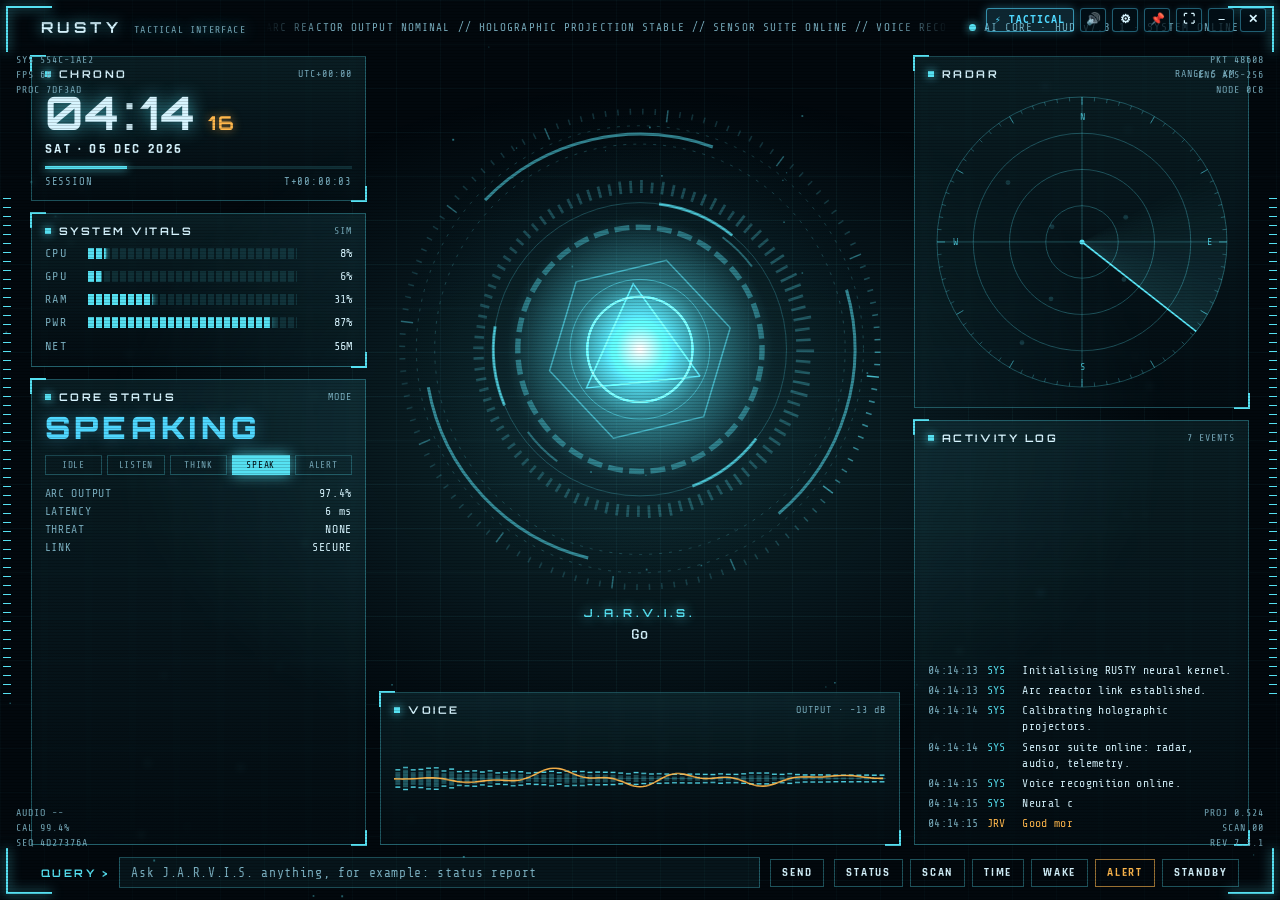
<file: vyra/gui/index.html>
<!doctype html><html><head><meta charset=utf8><meta name=viewport content="width=device-width,initial-scale=1,viewport-fit=cover"><style>:root{color-scheme:light;box-sizing:border-box;padding-top:env(safe-area-inset-top,0px);padding-bottom:env(safe-area-inset-bottom,0px)}html{scroll-padding-top:env(safe-area-inset-top,0px)}body{margin:0;padding:0;font:14px -apple-system,BlinkMacSystemFont,sans-serif;background:#fff;color:#000}img{max-width:100%}[hidden]:not([hidden=until-found i]){display:none!important}</style></head><body>
<title>Rusty // Tactical AI HUD</title>
<link rel="stylesheet" href="https://fonts.googleapis.com/css2?family=Orbitron:wght@500;700;900&family=Rajdhani:wght@500;600;700&family=Share+Tech+Mono&display=swap">
<style>
/* Layout: three-column command deck. Left = clock, vitals, status. Centre = voice-reactive core over the audio spectrum.
   Right = radar over the activity log. Corner brackets, rulers and data labels sit on the viewport edge. */
:root{
  --bg:#02080d; --ink:#d7f5ff; --muted:#79aebf;
  --a:79 216 255;      /* live accent, retinted per state by script */
  --b:255 184 77;      /* secondary: amber for warnings and speech */
  --line:rgb(var(--a) / .34);
  --f-display:'Orbitron','Eurostile','Bank Gothic',sans-serif;
  --f-body:'Rajdhani','Segoe UI Narrow','Arial Narrow',sans-serif;
  --f-mono:'Share Tech Mono','SFMono-Regular',Consolas,monospace;
  color-scheme:dark;
}
*{box-sizing:border-box}
html,body{height:100%}
body{background:var(--bg);color:var(--ink);font:600 15px/1.35 var(--f-body);overflow:hidden;margin:0}
button,input{font:inherit;color:inherit}
:focus-visible{outline:2px solid rgb(var(--b));outline-offset:2px}

#bg{position:fixed;inset:0;width:100%;height:100%;z-index:0;pointer-events:none}
.grid{position:fixed;inset:0;z-index:0;pointer-events:none;
  background:
    radial-gradient(60% 55% at 50% 48%, rgb(var(--a) / .16), transparent 70%),
    linear-gradient(rgb(var(--a) / .05) 1px, transparent 1px) 0 0/44px 44px,
    linear-gradient(90deg, rgb(var(--a) / .05) 1px, transparent 1px) 0 0/44px 44px;
  -webkit-mask:radial-gradient(90% 80% at 50% 50%, #000 40%, transparent 100%);mask:radial-gradient(90% 80% at 50% 50%, #000 40%, transparent 100%)}
.scan{position:fixed;inset:0;z-index:40;pointer-events:none;
  background:repeating-linear-gradient(0deg, rgb(0 0 0 / .16) 0 1px, transparent 1px 3px);animation:flick 5s steps(1) infinite}
.beam{position:fixed;left:0;right:0;top:-160px;height:160px;z-index:39;pointer-events:none;
  background:linear-gradient(180deg, transparent, rgb(var(--a) / .07), transparent);animation:beam 7.5s linear infinite}
.flash{position:fixed;inset:0;z-index:38;pointer-events:none;opacity:0;background:radial-gradient(circle at 50% 48%, rgb(var(--a) / .5), transparent 60%)}
.flash.go{animation:flash .9s ease-out}
.alertglow{position:fixed;inset:0;z-index:37;pointer-events:none;opacity:0;transition:opacity .4s;box-shadow:inset 0 0 140px rgb(var(--a) / .55)}
#hud[data-state="alert"] ~ .alertglow{opacity:1;animation:alertpulse .9s ease-in-out infinite}

#hud{position:relative;z-index:2;height:100%;display:grid;grid-template-rows:auto minmax(0,1fr) auto;gap:12px;padding:10px clamp(16px,2.4vw,40px) 12px}

/* header */
.top{display:grid;grid-template-columns:auto minmax(0,1fr) auto;align-items:center;gap:20px;padding-inline:10px;height:34px;animation:fade .8s .1s both}
.brand{font:700 15px var(--f-display);letter-spacing:.3em;text-shadow:0 0 14px rgb(var(--a) / .8);white-space:nowrap}
.brand small{font:500 10px var(--f-mono);letter-spacing:.12em;color:var(--muted);margin-left:12px}
.ticker{overflow:hidden;white-space:nowrap;font:11px var(--f-mono);color:var(--muted);letter-spacing:.1em;-webkit-mask:linear-gradient(90deg,transparent,#000 8%,#000 92%,transparent);mask:linear-gradient(90deg,transparent,#000 8%,#000 92%,transparent)}
.ticker span{display:inline-block;animation:marquee 46s linear infinite}
.ver{font:11px var(--f-mono);letter-spacing:.1em;color:var(--muted);white-space:nowrap;display:flex;align-items:center;gap:8px}
.ver b{width:7px;height:7px;border-radius:50%;background:rgb(var(--a));box-shadow:0 0 8px rgb(var(--a));animation:blink 1.4s steps(2) infinite}

/* stage */
.stage{display:grid;grid-template-columns:minmax(250px,1fr) minmax(0,1.55fr) minmax(250px,1fr);gap:14px;min-height:0}
.col,.mid{display:flex;flex-direction:column;gap:12px;min-height:0;min-width:0}

.panel{position:relative;min-width:0;min-height:0;padding:10px 13px 12px;
  background:linear-gradient(180deg, rgb(var(--a) / .1), rgb(var(--a) / .025));
  border:1px solid var(--line);backdrop-filter:blur(3px);-webkit-backdrop-filter:blur(3px);
  opacity:0;animation:panelIn .95s cubic-bezier(.2,.8,.2,1) both;animation-delay:var(--d,0s);transition:border-color .25s, box-shadow .25s}
.panel::before,.panel::after{content:"";position:absolute;width:14px;height:14px;border:2px solid rgb(var(--a));pointer-events:none}
.panel::before{top:-2px;left:-2px;border-right:0;border-bottom:0}
.panel::after{bottom:-2px;right:-2px;border-left:0;border-top:0}
.panel.locked{border-color:rgb(var(--a) / .8);box-shadow:0 0 22px rgb(var(--a) / .22), inset 0 0 26px rgb(var(--a) / .08)}
#hud[data-state="wake"] .panel{animation:panelIn 0s both, wakepulse .9s ease-out}
.hd{display:flex;justify-content:space-between;align-items:baseline;gap:10px;margin-bottom:8px}
.ttl{font:700 10.5px var(--f-display);letter-spacing:.24em;text-transform:uppercase;display:flex;align-items:center;gap:8px;white-space:nowrap}
.ttl::before{content:"";width:6px;height:6px;background:rgb(var(--a));box-shadow:0 0 8px rgb(var(--a))}
.tag{font:10px var(--f-mono);letter-spacing:.1em;color:var(--muted);white-space:nowrap}

/* clock */
.clk{font:700 clamp(30px,3.6vw,50px)/1 var(--f-display);letter-spacing:.06em;text-shadow:0 0 18px rgb(var(--a) / .7);font-variant-numeric:tabular-nums;display:flex;align-items:baseline;gap:2px}
.clk .colon{animation:blink 1s steps(2) infinite;opacity:.9}
.clk small{font-size:.42em;color:rgb(var(--b));text-shadow:0 0 10px rgb(var(--b) / .6);margin-left:8px}
.date{margin-top:6px;font:700 13px var(--f-body);letter-spacing:.2em}
.minline{height:3px;margin-top:9px;background:rgb(var(--a) / .15)}
.minline i{display:block;height:100%;background:rgb(var(--a));box-shadow:0 0 8px rgb(var(--a));width:0}
.sub{display:flex;justify-content:space-between;gap:10px;margin-top:7px;font:10.5px var(--f-mono);color:var(--muted);letter-spacing:.08em}

/* vitals */
.meters{display:flex;flex-direction:column;gap:9px}
.meter{display:grid;grid-template-columns:34px minmax(0,1fr) 46px;align-items:center;gap:9px;font:12px var(--f-mono)}
.meter .lab{letter-spacing:.12em;color:var(--muted)}
.meter .val{text-align:right;font-variant-numeric:tabular-nums}
.bar{position:relative;height:11px;background:rgb(var(--a) / .12);
  -webkit-mask:repeating-linear-gradient(90deg,#000 0 6px,transparent 6px 8px);mask:repeating-linear-gradient(90deg,#000 0 6px,transparent 6px 8px)}
.bar i{position:absolute;inset:0;transform-origin:left;transform:scaleX(var(--v,0));background:rgb(var(--a));box-shadow:0 0 10px rgb(var(--a))}
.meter.hot .bar i{background:rgb(var(--b))}
.meter.hot .val{color:rgb(var(--b))}
.spark{display:block;width:100%;height:16px}

/* status */
.status{flex:1}
.mode{font:900 clamp(22px,2.4vw,32px)/1 var(--f-display);letter-spacing:.14em;text-shadow:0 0 18px rgb(var(--a));margin:2px 0 12px;position:relative}
.mode.glitch{animation:glitch .45s steps(2)}
.pips{display:grid;grid-template-columns:repeat(5,minmax(0,1fr));gap:5px;margin-bottom:12px}
.pips span{font:9.5px var(--f-mono);letter-spacing:.08em;text-align:center;padding:4px 0;border:1px solid rgb(var(--a) / .28);color:var(--muted);transition:all .25s}
.pips span.on{color:#021016;background:rgb(var(--a));border-color:rgb(var(--a));box-shadow:0 0 14px rgb(var(--a) / .8)}
.rows{display:grid;grid-template-columns:auto 1fr;gap:5px 14px;font:11.5px var(--f-mono);letter-spacing:.06em}
.rows dt{color:var(--muted)}
.rows dd{margin:0;text-align:right;font-variant-numeric:tabular-nums}

/* core */
.core{position:relative;flex:1;min-height:0;min-width:0;touch-action:none;user-select:none;-webkit-user-select:none;animation:fade 1.2s .2s both}
.core canvas{position:absolute;inset:0;width:100%;height:100%;display:block}
.caption{position:absolute;left:50%;bottom:2%;transform:translateX(-50%);width:min(88%,560px);text-align:center;pointer-events:none}
.cap-state{display:block;font:700 11px var(--f-display);letter-spacing:.34em;color:rgb(var(--a));text-shadow:0 0 12px rgb(var(--a))}
.cap-text{display:block;min-height:2.7em;margin-top:4px;font:600 16px/1.35 var(--f-body);letter-spacing:.05em;text-wrap:balance}
.boot{position:absolute;left:50%;top:3%;transform:translateX(-50%);width:min(70%,300px);text-align:center;font:11px var(--f-mono);letter-spacing:.2em;transition:opacity .8s;pointer-events:none}
.boot i{display:block;height:2px;margin-top:6px;background:rgb(var(--a));box-shadow:0 0 8px rgb(var(--a));width:0}
.boot.done{opacity:0}
.banner{position:absolute;left:50%;top:2%;transform:translateX(-50%) scaleY(0);transform-origin:top;padding:6px 18px;font:900 12px var(--f-display);letter-spacing:.3em;color:#1a0400;background:rgb(var(--a));box-shadow:0 0 24px rgb(var(--a));transition:transform .25s;pointer-events:none;white-space:nowrap}
#hud[data-state="alert"] .banner{transform:translateX(-50%) scaleY(1);animation:blink .7s steps(2) infinite}
.hint{position:absolute;left:0;right:0;top:50%;margin-top:calc(min(34vh,26vw) + 12px);text-align:center;font:10px var(--f-mono);letter-spacing:.2em;color:var(--muted);pointer-events:none;opacity:0;transition:opacity .6s}
#hud[data-state="idle"] .hint{opacity:.8}

/* voice */
.voice{height:clamp(112px,17vh,176px);display:flex;flex-direction:column}
.voice canvas{display:block;flex:1;height:0;width:100%}

/* radar and log */
.radar canvas{display:block;margin:0 auto;width:min(100%,34vh);aspect-ratio:1/1}
.logp{flex:1;display:flex;flex-direction:column}
.log{list-style:none;margin:0;padding:0;flex:1;min-height:0;overflow:hidden;display:flex;flex-direction:column;justify-content:flex-end;gap:4px;font:11.5px/1.4 var(--f-mono);
  -webkit-mask:linear-gradient(180deg,transparent,#000 22%);mask:linear-gradient(180deg,transparent,#000 22%)}
.log li{display:grid;grid-template-columns:auto auto minmax(0,1fr);gap:8px;letter-spacing:.03em}
.log time{color:var(--muted)}
.log b{font-weight:400;color:rgb(var(--a));min-width:2.4em}
.log .k-jrv b,.log .k-jrv span{color:rgb(var(--b))}
.log .k-usr span{color:#fff}
.log .k-alt b,.log .k-alt span{color:rgb(255 96 72)}
.log span{overflow-wrap:anywhere}

/* command bar */
.cmd{display:flex;align-items:center;gap:10px;flex-wrap:wrap;padding-inline:10px;animation:fade 1s 1.2s both}
.cmd label{font:700 10.5px var(--f-display);letter-spacing:.24em;color:rgb(var(--a))}
.cmd input{flex:1 1 260px;min-width:0;background:rgb(var(--a) / .06);border:1px solid var(--line);padding:7px 11px;font:13px var(--f-mono);letter-spacing:.05em}
.cmd input::placeholder{color:var(--muted)}
.cmd button{background:transparent;border:1px solid var(--line);padding:6px 11px;font:700 11px var(--f-body);letter-spacing:.16em;text-transform:uppercase;cursor:pointer;transition:all .2s}
.cmd button:hover{background:rgb(var(--a) / .18);border-color:rgb(var(--a));box-shadow:0 0 14px rgb(var(--a) / .4)}
.cmd .warn{border-color:rgb(var(--b) / .6);color:rgb(var(--b))}
.chips{display:flex;gap:7px;flex-wrap:wrap}

/* frame */
.frame{position:fixed;inset:0;z-index:30;pointer-events:none}
.corner{position:absolute;width:46px;height:46px;border:2px solid rgb(var(--a));filter:drop-shadow(0 0 6px rgb(var(--a)));animation:corner 1.1s cubic-bezier(.2,.8,.2,1) both}
.corner.tl{top:6px;left:6px;border-right:0;border-bottom:0;transform-origin:top left}
.corner.tr{top:6px;right:6px;border-left:0;border-bottom:0;transform-origin:top right}
.corner.bl{bottom:6px;left:6px;border-right:0;border-top:0;transform-origin:bottom left}
.corner.br{bottom:6px;right:6px;border-left:0;border-top:0;transform-origin:bottom right}
.ruler{position:absolute;top:22%;height:56%;width:8px;opacity:.55;
  background:repeating-linear-gradient(180deg, rgb(var(--a)) 0 1px, transparent 1px 9px);animation:ruler 2.4s linear infinite, fade 1s 1s both}
.ruler.l{left:3px}.ruler.r{right:3px}
.lbl{position:absolute;font:10px/1.5 var(--f-mono);letter-spacing:.1em;color:var(--muted);white-space:pre;animation:fade 1s 1.4s both}
.lbl.tl{top:52px;left:16px}.lbl.tr{top:52px;right:16px;text-align:right}
.lbl.bl{bottom:50px;left:16px}.lbl.br{bottom:50px;right:16px;text-align:right}

/* reticle */
.reticle{position:fixed;left:0;top:0;width:44px;height:44px;pointer-events:none;z-index:50;display:none;will-change:transform}
@media (pointer:fine){.reticle{display:block}#hud{cursor:crosshair}}
.reticle i{position:absolute;width:11px;height:11px;border:2px solid rgb(var(--a));filter:drop-shadow(0 0 4px rgb(var(--a)))}
.reticle .t1{left:0;top:0;border-right:0;border-bottom:0}.reticle .t2{right:0;top:0;border-left:0;border-bottom:0}
.reticle .t3{left:0;bottom:0;border-right:0;border-top:0}.reticle .t4{right:0;bottom:0;border-left:0;border-top:0}
.reticle .ring{position:absolute;inset:9px;border:1px dashed rgb(var(--a) / .8);border-radius:50%;animation:spin 5s linear infinite;transition:opacity .2s}
.reticle .dot{position:absolute;left:50%;top:50%;width:4px;height:4px;margin:-2px;background:rgb(var(--a));box-shadow:0 0 8px rgb(var(--a));transition:opacity .2s}
.reticle.lock .ring,.reticle.lock .dot{opacity:0}
.reticle .rl{position:absolute;left:100%;top:100%;margin:5px 0 0 7px;font:10px var(--f-mono);letter-spacing:.1em;white-space:nowrap;color:rgb(var(--a));text-shadow:0 0 6px rgb(0 0 0)}

@keyframes panelIn{from{opacity:0;clip-path:inset(-14px -14px 100% -14px)}60%{opacity:1}to{opacity:1;clip-path:inset(-14px -14px -14px -14px)}}
@keyframes fade{from{opacity:0}to{opacity:1}}
@keyframes corner{from{transform:scale(0);opacity:0}to{transform:scale(1);opacity:1}}
@keyframes flick{0%,100%{opacity:1}46%{opacity:.82}47%{opacity:1}91%{opacity:.9}92%{opacity:1}}
@keyframes beam{to{transform:translateY(calc(100vh + 320px))}}
@keyframes marquee{to{transform:translateX(-50%)}}
@keyframes blink{50%{opacity:.25}}
@keyframes ruler{to{background-position:0 9px}}
@keyframes spin{to{transform:rotate(360deg)}}
@keyframes flash{from{opacity:1}to{opacity:0}}
@keyframes alertpulse{50%{opacity:.35}}
@keyframes wakepulse{0%{box-shadow:0 0 0 rgb(var(--a) / 0)}30%{box-shadow:0 0 30px rgb(var(--a) / .7), inset 0 0 30px rgb(var(--a) / .3)}100%{box-shadow:0 0 0 rgb(var(--a) / 0)}}
@keyframes glitch{0%{transform:translate(0)}20%{transform:translate(-3px,1px);clip-path:inset(10% 0 55% 0)}40%{transform:translate(4px,-1px);clip-path:inset(55% 0 10% 0)}60%{transform:translate(-2px,0);clip-path:inset(0)}100%{transform:translate(0)}}

/* below desktop: single scrolling column, core first */
@media (max-width:900px){
  html,body{height:auto;overflow-y:auto;overflow-x:hidden}
  #hud{height:auto;min-height:100vh;display:flex;flex-direction:column}
  .top{grid-template-columns:minmax(0,1fr);height:auto;padding-top:12px}
  .ticker,.ver,.brand small{display:none}
  .stage{display:flex;flex-direction:column}
  .col,.mid{display:contents}
  .core{order:1;flex:none;height:min(94vw,520px)}
  .status{order:2;flex:none}
  .voice{order:3}
  .clock{order:4}.vitals{order:5}.radar{order:6}.logp{order:7;flex:none;min-height:240px}
  .hint{margin-top:calc(47vw + 8px)}
  .lbl{display:none}
  .cmd{padding-inline:0}
}
@media (min-width:901px) and (max-height:780px){.rows{display:none}.pips{margin-bottom:0}.status .mode{margin-bottom:8px}}
@media (prefers-reduced-motion:reduce){
  .panel{opacity:1;animation:none}.beam,.ticker span,.ruler,.scan{animation:none}.corner{animation:none}
}
</style>

<canvas id="bg" aria-hidden="true"></canvas>
<div class="grid" aria-hidden="true"></div>
<div class="beam" aria-hidden="true"></div>
<div class="scan" aria-hidden="true"></div>
<div class="flash" id="flash" aria-hidden="true"></div>
<div class="frame" aria-hidden="true">
  <div class="corner tl"></div><div class="corner tr"></div><div class="corner bl"></div><div class="corner br"></div>
  <div class="ruler l"></div><div class="ruler r"></div>
  <div class="lbl tl" id="lbl-tl"></div><div class="lbl tr" id="lbl-tr"></div>
  <div class="lbl bl" id="lbl-bl"></div><div class="lbl br" id="lbl-br"></div>
</div>

<div id="hud" data-state="boot">
  <header class="top">
    <div class="brand">RUSTY<small>TACTICAL INTERFACE</small></div>
    <div class="ticker" aria-hidden="true"><span id="ticker"></span></div>
    <div class="ver"><b></b>AI CORE &middot; HUD v7.3.1 &middot; SYSTEM ONLINE</div>
  </header>

  <main class="stage">
    <section class="col">
      <div class="panel clock" data-lock="CHRONO" style="--d:.45s">
        <div class="hd"><span class="ttl">Chrono</span><span class="tag" id="tz">LOCAL</span></div>
        <div class="clk"><span id="hh">00</span><span class="colon">:</span><span id="mm">00</span><small id="ss">00</small></div>
        <div class="date" id="date">--</div>
        <div class="minline"><i id="secbar"></i></div>
        <div class="sub"><span>SESSION</span><span id="up">T+00:00:00</span></div>
      </div>

      <div class="panel vitals" data-lock="VITALS" style="--d:.7s">
        <div class="hd"><span class="ttl">System vitals</span><span class="tag" id="vtag">SIM</span></div>
        <div class="meters">
          <div class="meter" data-k="cpu"><span class="lab">CPU</span><div class="bar"><i></i></div><span class="val">0%</span></div>
          <div class="meter" data-k="gpu"><span class="lab">GPU</span><div class="bar"><i></i></div><span class="val">0%</span></div>
          <div class="meter" data-k="ram"><span class="lab">RAM</span><div class="bar"><i></i></div><span class="val">0%</span></div>
          <div class="meter" data-k="battery"><span class="lab">PWR</span><div class="bar"><i></i></div><span class="val">0%</span></div>
          <div class="meter" data-k="network"><span class="lab">NET</span><canvas class="spark" id="spark"></canvas><span class="val">0M</span></div>
        </div>
      </div>

      <div class="panel status" data-lock="STATUS" style="--d:.95s">
        <div class="hd"><span class="ttl">Core status</span><span class="tag">MODE</span></div>
        <div class="mode" id="mode">BOOTING</div>
        <div class="pips" id="pips"><span data-s="idle">IDLE</span><span data-s="listening">LISTEN</span><span data-s="thinking">THINK</span><span data-s="speaking">SPEAK</span><span data-s="alert">ALERT</span></div>
        <dl class="rows">
          <dt>ARC OUTPUT</dt><dd id="r-arc">--</dd>
          <dt>LATENCY</dt><dd id="r-lat">--</dd>
          <dt>THREAT</dt><dd id="r-thr">NONE</dd>
          <dt>LINK</dt><dd id="r-link">SECURE</dd>
        </dl>
      </div>
    </section>

    <section class="mid">
      <div class="core" id="core" data-lock="CORE">
        <canvas id="coreCv"></canvas>
        <div class="boot" id="boot">SYSTEM INIT <span id="bootpct">000</span>%<i id="bootbar"></i></div>
        <div class="banner" id="banner">ALERT &middot; PERIMETER</div>
        <div class="hint">HOLD SPACE OR PRESS AND HOLD THE CORE TO SPEAK</div>
        <div class="caption"><span class="cap-state" id="capState">INITIALISING</span><span class="cap-text" id="capText"></span></div>
      </div>
      <div class="panel voice" data-lock="AUDIO" style="--d:1.15s">
        <div class="hd"><span class="ttl">Voice</span><span class="tag" id="vtagv">STANDBY &middot; -60 dB</span></div>
        <canvas id="specCv"></canvas>
      </div>
    </section>

    <section class="col">
      <div class="panel radar" data-lock="RADAR" style="--d:.6s">
        <div class="hd"><span class="ttl">Radar</span><span class="tag" id="rtag">RANGE 5 KM</span></div>
        <canvas id="radarCv"></canvas>
      </div>
      <div class="panel logp" data-lock="ACTIVITY LOG" style="--d:.85s">
        <div class="hd"><span class="ttl">Activity log</span><span class="tag" id="ltag">0 EVENTS</span></div>
        <ul class="log" id="log" aria-live="polite"></ul>
      </div>
    </section>
  </main>

  <form class="cmd" id="cmd" autocomplete="off">
    <label for="q">QUERY &gt;</label>
    <input id="q" type="text" placeholder="Ask J.A.R.V.I.S. anything, for example: status report">
    <button type="submit">Send</button>
    <div class="chips">
      <button type="button" data-q="Status report">Status</button>
      <button type="button" data-q="Scan the perimeter">Scan</button>
      <button type="button" data-q="What time is it">Time</button>
      <button type="button" data-act="wake">Wake</button>
      <button type="button" class="warn" data-act="alert">Alert</button>
      <button type="button" data-act="standby">Standby</button>
    </div>
  </form>
</div>
<div class="alertglow" aria-hidden="true"></div>

<div class="reticle" id="reticle" aria-hidden="true"><i class="t1"></i><i class="t2"></i><i class="t3"></i><i class="t4"></i><div class="ring"></div><div class="dot"></div><div class="rl" id="rl"></div></div>

<script>
/* ===================== J.A.R.V.I.S. HUD public interface =====================
   JARVIS.setStatus('idle'|'wake'|'listening'|'thinking'|'speaking'|'alert')
   JARVIS.setVoice(level)            0..1 mic or speech level. Simulation resumes 1.2 s after the last call.
   JARVIS.setSpectrum(bins)          optional array of 0..1 values, e.g. from an AnalyserNode
   JARVIS.setGauges({cpu,gpu,ram,battery,network})   cpu/gpu/ram/battery 0..100, network in Mbps (0..300).
                                     Pass null for a key to hand it back to the simulation.
   JARVIS.log(text, kind)            kind: 'sys' | 'usr' | 'jrv' | 'alt'
   JARVIS.say(text, {duration, after})  speaking state, log line and caption
   JARVIS.wake()  JARVIS.alert(msg)  JARVIS.standby()
   JARVIS.onCommand = (text) => {}   runs when the viewer submits a query; answer with JARVIS.say()
   JARVIS.demo(false)                stops simulated chatter and idle log lines
   ============================================================================ */
(() => {
'use strict';
const $ = (s, r = document) => r.querySelector(s);
const clamp = (v, a = 0, b = 1) => Math.min(b, Math.max(a, v));
const lerp = (a, b, t) => a + (b - a) * t;
const sm = t => t * t * (3 - 2 * t);
const TAU = Math.PI * 2;
const fr = x => x - Math.floor(x);
const nz = x => fr(Math.sin(x * 127.1) * 43758.5453);
const pick = a => a[Math.floor(Math.random() * a.length)];
const reduce = matchMedia('(prefers-reduced-motion: reduce)').matches;
const root = document.documentElement;
const hud = $('#hud');

const STATES = {
  boot:{rgb:[79,216,255],energy:.5},
  idle:{rgb:[79,200,255],energy:.55},
  wake:{rgb:[190,245,255],energy:1.5},
  listening:{rgb:[64,228,255],energy:1},
  thinking:{rgb:[120,160,255],energy:.9},
  speaking:{rgb:[96,236,226],energy:1.15},
  alert:{rgb:[255,92,66],energy:1.1}
};
const SPIN = {boot:1.6,idle:.35,wake:2.4,listening:.8,thinking:2.8,speaking:1,alert:1.7};
const SWEEP = {boot:1.5,idle:.9,wake:3,listening:1.5,thinking:3.2,speaking:1.4,alert:2.6};
const LOAD = {boot:.35,idle:0,wake:.2,listening:.1,thinking:.38,speaking:.16,alert:.26};
const TAGS = {sys:'SYS',usr:'USR',jrv:'JRV',alt:'ALT'};

let state = 'boot', userTalking = false, demoOn = true, T = 0, bootP = 0, env = 0;
const ext = {voice:0, voiceUntil:0, spec:null, specUntil:0, g:{cpu:null,gpu:null,ram:null,battery:null,network:null}};
const real = {battery:null, charging:false};
const theme = {rgb:[79,216,255], energy:.5};
const rgba = (a, c = theme.rgb) => `rgba(${c[0]|0},${c[1]|0},${c[2]|0},${clamp(a)})`;

/* ---------- canvases ---------- */
function setup(id){
  const c = document.getElementById(id), o = {c, x:c.getContext('2d'), w:1, h:1, dpr:1};
  new ResizeObserver(() => {
    const r = c.getBoundingClientRect(); o.dpr = Math.min(2, devicePixelRatio || 1);
    o.w = r.width; o.h = r.height;
    c.width = Math.max(1, Math.round(r.width * o.dpr)); c.height = Math.max(1, Math.round(r.height * o.dpr));
  }).observe(c);
  return o;
}
const cv = {bg:setup('bg'), core:setup('coreCv'), spec:setup('specCv'), radar:setup('radarCv'), spark:setup('spark')};

/* ---------- log, caption, ui ---------- */
const logEl = $('#log'); let logCount = 0;
function log(text, kind = 'sys', type = true){
  kind = TAGS[kind] ? kind : 'sys';
  const li = document.createElement('li'); li.className = 'k-' + kind;
  const t = document.createElement('time'); t.textContent = new Date().toLocaleTimeString([], {hour12:false});
  const b = document.createElement('b'); b.textContent = TAGS[kind];
  const sp = document.createElement('span');
  li.append(t, b, sp); logEl.appendChild(li);
  while (logEl.children.length > 60) logEl.removeChild(logEl.firstChild);
  $('#ltag').textContent = (++logCount) + ' EVENTS';
  text = String(text);
  if (!type || reduce){ sp.textContent = text; return; }
  let i = 0; const step = () => { i = Math.min(text.length, i + 2); sp.textContent = text.slice(0, i); if (i < text.length) setTimeout(step, 16); };
  step();
}
const capState = $('#capState'), capText = $('#capText'); let capTimer = 0;
function setCaption(text, perChar = 0){
  clearInterval(capTimer);
  if (!perChar){ capText.textContent = text; return; }
  let i = 0; capText.textContent = '';
  capTimer = setInterval(() => { i++; capText.textContent = text.slice(0, i); if (i >= text.length) clearInterval(capTimer); }, perChar);
}
const IDLE_HINT = 'Say "Jarvis", or hold the core to talk.';
const CAP_WORD = {boot:'INITIALISING',idle:'STANDBY',wake:'WAKE WORD DETECTED',listening:'LISTENING',thinking:'PROCESSING',speaking:'J.A.R.V.I.S.',alert:'ALERT'};
const VOICE_TAG = {boot:'CALIBRATING',idle:'STANDBY',wake:'WAKE',listening:'INPUT',thinking:'ANALYSIS',speaking:'OUTPUT',alert:'KLAXON'};

function uiState(){
  const m = $('#mode'); m.textContent = state === 'wake' ? 'WAKE' : state.toUpperCase();
  m.classList.remove('glitch'); void m.offsetWidth; m.classList.add('glitch');
  capState.textContent = CAP_WORD[state];
  const key = state === 'wake' ? 'listening' : state;
  document.querySelectorAll('#pips span').forEach(p => p.classList.toggle('on', p.dataset.s === key));
  $('#r-thr').textContent = state === 'alert' ? 'ELEVATED' : 'NONE';
  $('#r-link').textContent = state === 'boot' ? 'SYNC' : 'SECURE';
  $('#rtag').textContent = state === 'alert' ? 'TRACKING' : 'RANGE 5 KM';
  if (state === 'idle') setCaption(IDLE_HINT);
  if (state === 'listening') setCaption(userTalking ? '' : 'Go ahead, sir.');
  if (state === 'wake') setCaption('');
  if (state === 'thinking') setCaption('');
}
function setState(s){
  if (!STATES[s] || s === state) return;
  state = s; hud.dataset.state = s; uiState();
  if (s === 'wake'){ shocks.push({r:0}); if (!reduce){ const f = $('#flash'); f.classList.remove('go'); void f.offsetWidth; f.classList.add('go'); } }
}

/* ---------- conversation flow ---------- */
let idleT = 0, alertT = 0, sayT = 0, talkStart = 0; const timers = [];
const armIdle = (ms = 8000) => { clearTimeout(idleT); idleT = setTimeout(() => { if (state === 'listening' && !userTalking){ setState('idle'); log('Returning to standby.', 'sys'); } }, ms); };
function cancelSpeech(){ timers.splice(0).forEach(clearTimeout); clearTimeout(sayT); clearInterval(capTimer); }

function wake(){
  if (state === 'wake') return;
  cancelSpeech(); clearTimeout(alertT);
  log('Wake word detected.', 'sys'); setState('wake');
  timers.push(setTimeout(() => { if (state === 'wake'){ setState('listening'); } }, 900));
  armIdle(10000);
}
function say(text, o = {}){
  clearTimeout(sayT); clearTimeout(idleT);
  setState('speaking'); text = String(text); log(text, 'jrv');
  const dur = o.duration ?? 700 + text.length * 56;
  setCaption(text, clamp(dur / Math.max(1, text.length) * .85, 18, 70));
  sayT = setTimeout(() => {
    if (state !== 'speaking') return;
    const next = o.after || 'listening'; setState(next);
    if (next === 'listening'){ armIdle(7000); setCaption(''); }
  }, dur);
}
function raiseAlert(msg = 'Proximity alert. Unidentified contacts on the perimeter.'){
  cancelSpeech(); clearTimeout(idleT); clearTimeout(alertT);
  setState('alert'); log(msg, 'alt'); log('Switching to threat tracking.', 'sys'); setCaption(msg, 28);
  blips.forEach((b, i) => { if (i % 2 === 0){ b.hot = true; } });
  alertT = setTimeout(() => { if (state === 'alert'){ log('Threat cleared. Resuming normal operations.', 'sys'); setState('listening'); armIdle(5000); } }, 7000);
}
function standby(){ cancelSpeech(); clearTimeout(alertT); userTalking = false; setState('idle'); log('Standby engaged.', 'sys'); }

function answer(q){
  const s = q.toLowerCase(), d = new Date();
  if (/\b(alert|danger|breach|intruder)\b/.test(s)) return {alert:true};
  if (/\b(time|date|today)\b/.test(s)) return {text:`It is ${d.toLocaleTimeString([], {hour:'2-digit', minute:'2-digit'})} on ${d.toLocaleDateString([], {weekday:'long', day:'numeric', month:'long'})}, sir.`};
  if (/\b(scan|radar|perimeter|contacts)\b/.test(s)){ const hot = blips.filter(b => b.hot).length; return {text:`Scan complete. ${blips.length} contacts in range, ${hot ? hot + ' flagged hostile' : 'none hostile'}.`}; }
  if (/\b(status|report|systems?|diagnostics?)\b/.test(s)) return {text:`All systems nominal, sir. Processor load ${Math.round(gv.cpu)} percent, memory ${Math.round(gv.ram)} percent.`};
  if (/\b(standby|sleep|shut ?down)\b/.test(s)) return {text:'Going to standby, sir.', after:'idle'};
  if (/\b(hello|hi|jarvis|good (morning|afternoon|evening))\b/.test(s)) return {text:'At your service, sir.'};
  if (!q) return {text:'I am here, sir. What do you need?'};
  return {text:'Understood, sir. I have logged the request.'};
}
function respond(q){
  cancelSpeech(); clearTimeout(idleT); clearTimeout(alertT);
  log(q || 'Voice input received.', 'usr'); setState('thinking');
  timers.push(setTimeout(() => {
    if (typeof api.onCommand === 'function'){
      try { api.onCommand(q || ''); } catch (e){ log('onCommand error: ' + e.message, 'alt'); setState('listening'); armIdle(); }
      return;
    }
    const a = answer(q || '');
    if (a.alert) raiseAlert(); else say(a.text, {after:a.after});
  }, 800 + Math.random() * 800));
}
function startTalk(){
  if (talkStart) return;
  talkStart = performance.now(); userTalking = true; clearTimeout(idleT);
  if (state !== 'listening' && state !== 'wake') wake();
}
function endTalk(){
  if (!talkStart) return;
  const d = performance.now() - talkStart; talkStart = 0; userTalking = false;
  if (d < 260){ armIdle(10000); return; }
  respond('');
}

/* ---------- input ---------- */
const coreEl = $('#core');
coreEl.addEventListener('pointerdown', e => { if (e.button === 0) startTalk(); });
addEventListener('pointerup', () => endTalk());
addEventListener('pointercancel', () => endTalk());
addEventListener('keydown', e => {
  if (e.code !== 'Space' || e.repeat) return;
  const t = document.activeElement && document.activeElement.tagName;
  if (t === 'INPUT' || t === 'BUTTON' || t === 'TEXTAREA') return;
  e.preventDefault(); startTalk();
});
addEventListener('keyup', e => { if (e.code === 'Space') endTalk(); });
$('#cmd').addEventListener('submit', e => {
  e.preventDefault(); const q = $('#q'); const v = q.value.trim(); if (!v) return; q.value = ''; respond(v);
});
document.querySelectorAll('.chips button').forEach(b => b.addEventListener('click', () => {
  if (b.dataset.q) respond(b.dataset.q);
  else if (b.dataset.act === 'wake') wake();
  else if (b.dataset.act === 'alert') raiseAlert();
  else if (b.dataset.act === 'standby') standby();
}));

/* ---------- gauges ---------- */
const gv = {cpu:12, gpu:9, ram:44, battery:87, network:80};
const gTarget = {cpu:12, gpu:9, ram:44, battery:87, network:80};
const netHist = new Array(60).fill(60);
const meters = {}; document.querySelectorAll('.meter').forEach(m => { meters[m.dataset.k] = m; });
try {
  if (navigator.getBattery) navigator.getBattery().then(b => {
    const u = () => { real.battery = b.level * 100; real.charging = b.charging; };
    u(); b.addEventListener('levelchange', u); b.addEventListener('chargingchange', u);
  }).catch(() => {});
} catch (e) {}
function stepGauges(){
  const ld = LOAD[state], k = state === 'boot' ? clamp(bootP) : 1;
  const sim = {
    cpu:14 + ld * 62 + (nz(T * .35) - .5) * 14,
    gpu:10 + ld * 70 + (nz(T * .3 + 9) - .5) * 12,
    ram:44 + ld * 14 + Math.sin(T * .05) * 4 + (nz(T * .1 + 3) - .5) * 3,
    battery:real.battery ?? 87 - Math.sin(T * .01) * .5,
    network:(navigator.connection && navigator.connection.downlink) ? navigator.connection.downlink : 60 + ld * 90 + (nz(T * .4 + 5)) * 90
  };
  let ncount = 0;
  for (const key of Object.keys(gv)){
    const e = ext.g[key]; const live = e !== null || (key === 'battery' && real.battery !== null);
    if (live) ncount++;
    gTarget[key] = (e !== null ? e : sim[key]) * (key === 'battery' ? 1 : k);
    gv[key] = lerp(gv[key], gTarget[key], .3);
  }
  $('#vtag').textContent = ncount === 5 ? 'LIVE' : ncount ? 'MIXED' : 'SIM';
  for (const key of Object.keys(meters)){
    const m = meters[key], v = gv[key];
    if (key === 'network'){
      m.querySelector('.val').textContent = Math.round(v) + 'M';
    } else {
      m.querySelector('.bar i').style.setProperty('--v', clamp(v / 100).toFixed(3));
      m.querySelector('.val').textContent = Math.round(v) + (key === 'battery' && real.charging ? '+' : '%');
      m.classList.toggle('hot', key === 'battery' ? v < 20 : v > 85);
    }
  }
  netHist.push(gv.network); netHist.shift();
  $('#r-arc').textContent = (97.4 + Math.sin(T * .7) * .6 + (state === 'alert' ? -4 : 0)).toFixed(1) + '%';
  $('#r-lat').textContent = (6 + (state === 'thinking' ? 24 : 4) * nz(T * 3)).toFixed(0) + ' ms';
}
function drawSpark(){
  const {x, w, h, dpr} = cv.spark; x.setTransform(dpr, 0, 0, dpr, 0, 0); x.clearRect(0, 0, w, h);
  const max = Math.max(120, ...netHist);
  x.beginPath();
  netHist.forEach((v, i) => { const px = i / (netHist.length - 1) * w, py = h - 2 - clamp(v / max) * (h - 4); i ? x.lineTo(px, py) : x.moveTo(px, py); });
  x.strokeStyle = rgba(.9); x.lineWidth = 1.4; x.stroke();
  x.lineTo(w, h); x.lineTo(0, h); x.fillStyle = rgba(.14); x.fill();
}

/* ---------- clock ---------- */
const t0 = Date.now();
const MON = ['JAN','FEB','MAR','APR','MAY','JUN','JUL','AUG','SEP','OCT','NOV','DEC'], DOW = ['SUN','MON','TUE','WED','THU','FRI','SAT'];
const p2 = n => String(n).padStart(2, '0');
function tickClock(){
  const d = new Date();
  $('#hh').textContent = p2(d.getHours()); $('#mm').textContent = p2(d.getMinutes()); $('#ss').textContent = p2(d.getSeconds());
  $('#date').textContent = `${DOW[d.getDay()]} · ${p2(d.getDate())} ${MON[d.getMonth()]} ${d.getFullYear()}`;
  $('#secbar').style.width = ((d.getSeconds() + d.getMilliseconds() / 1000) / 60 * 100).toFixed(1) + '%';
  const up = Math.floor((Date.now() - t0) / 1000);
  $('#up').textContent = `T+${p2(Math.floor(up / 3600))}:${p2(Math.floor(up / 60) % 60)}:${p2(up % 60)}`;
}
(() => {
  const off = -new Date().getTimezoneOffset(), s = off >= 0 ? '+' : '-', a = Math.abs(off);
  $('#tz').textContent = `UTC${s}${p2(Math.floor(a / 60))}:${p2(a % 60)}`;
})();

/* ---------- voice and spectrum ---------- */
const N = 64, spec = new Float32Array(N), tgt = new Float32Array(N), peak = new Float32Array(N);
function speech(t, k){
  const gate = sm(clamp((Math.sin(t * 1.35 + Math.sin(t * .4) * 2) + .75) / .5));
  const syl = Math.abs(Math.sin(t * 7.1 + Math.sin(t * 2.3) * 1.8)), syl2 = .6 + .4 * Math.sin(t * 13.7);
  return clamp((.12 + .7 * syl * syl2) * gate * k + .04);
}
function voiceTarget(){
  const n = performance.now();
  if (ext.voiceUntil > n) return ext.voice;
  if (ext.specUntil > n && ext.spec){ let s = 0; for (let i = 0; i < ext.spec.length; i++) s += ext.spec[i]; return clamp(s / ext.spec.length * 1.8); }
  switch (state){
    case 'speaking': return speech(T, 1);
    case 'listening': return userTalking ? speech(T * .87 + 10, 1.15) : .04 + .05 * nz(Math.floor(T * 6));
    case 'wake': return .55;
    case 'thinking': return .06 + .04 * Math.sin(T * 6);
    case 'alert': return .14 + .12 * Math.max(0, Math.sin(T * 5));
    case 'boot': return .05 * bootP;
    default: return .018 + .016 * Math.sin(T * 1.3);
  }
}
function stepVoice(dt){
  const v = voiceTarget(); env += (v - env) * (v > env ? .35 : .09);
  const n = performance.now();
  for (let i = 0; i < N; i++){
    if (ext.specUntil > n && ext.spec) tgt[i] = clamp(ext.spec[Math.floor(i / N * ext.spec.length)] || 0);
    else {
      const x = i / N, shape = Math.exp(-x * 2.2) * .9 + .18 * Math.pow(Math.sin(x * 9 + T * 3), 2);
      tgt[i] = clamp(env * 1.3 * shape * (.55 + .45 * nz(i * 3.1 + Math.floor(T * 14) * 1.7)) + (state === 'idle' ? .02 * nz(i + T) : 0));
    }
    if (state === 'thinking'){ const pos = (T * 38) % N; tgt[i] = Math.max(tgt[i], .55 * Math.exp(-Math.pow(i - pos, 2) / 16)); }
    spec[i] += (tgt[i] - spec[i]) * (tgt[i] > spec[i] ? .5 : .16);
    peak[i] = Math.max(spec[i], peak[i] - dt * .5);
  }
  const db = env > .001 ? Math.max(-60, 20 * Math.log10(env)) : -60;
  $('#vtagv').textContent = `${VOICE_TAG[state]} · ${db.toFixed(0)} dB`;
}

/* ---------- core ---------- */
let rot = 0, spinV = .5; const shocks = [];
function drawCore(dt){
  const {x, w, h, dpr} = cv.core; x.setTransform(dpr, 0, 0, dpr, 0, 0); x.clearRect(0, 0, w, h);
  const cx = w / 2, cy = h * .47, R = Math.min(w, h * .94) / 2 * .94; if (R < 24) return;
  spinV = lerp(spinV, SPIN[state], clamp(dt * 3)); rot += spinV * dt;
  const e = theme.energy, L = env, th = state === 'thinking', alr = state === 'alert';
  const vis = i => sm(clamp((bootP - i * .1) / .22));
  x.save();
  if (alr) x.translate((Math.random() - .5) * 3, (Math.random() - .5) * 3);
  x.globalCompositeOperation = 'lighter';
  let g = x.createRadialGradient(cx, cy, R * .05, cx, cy, R * .98);
  g.addColorStop(0, rgba((.24 * e + L * .3) * vis(0))); g.addColorStop(.55, rgba(.05 * e * vis(0))); g.addColorStop(1, rgba(0));
  x.fillStyle = g; x.fillRect(0, 0, w, h);

  // outer tick ring with travelling highlight
  let v = vis(1); const hl = (T * .6) % TAU; x.lineWidth = 1.5;
  for (let i = 0; i < 120; i++){
    const a = i / 120 * TAU + rot * .25, long = i % 10 === 0, r1 = R * .985, r2 = r1 - (long ? R * .05 : R * .024);
    let d = Math.abs(((a - hl) % TAU + TAU) % TAU); d = Math.min(d, TAU - d);
    x.strokeStyle = rgba(((long ? .55 : .26) + .6 * Math.exp(-d * d * 5)) * v * e);
    x.beginPath(); x.moveTo(cx + Math.cos(a) * r1, cy + Math.sin(a) * r1); x.lineTo(cx + Math.cos(a) * r2, cy + Math.sin(a) * r2); x.stroke();
  }
  // arc brackets and dashed rings
  v = vis(2); x.lineWidth = 3; x.strokeStyle = rgba(.75 * v * e);
  for (let k = 0; k < 3; k++){ const a0 = -rot * .6 + k * TAU / 3; x.beginPath(); x.arc(cx, cy, R * .88, a0, a0 + 1.15); x.stroke(); }
  x.lineWidth = 1; x.strokeStyle = rgba(.28 * v * e); x.setLineDash([3, 7]);
  x.beginPath(); x.arc(cx, cy, R * .84, 0, TAU); x.stroke();
  x.beginPath(); x.arc(cx, cy, R * .915, 0, TAU); x.stroke(); x.setLineDash([]);
  // voice spikes
  v = vis(3); const M = 96, r0 = R * .64; x.lineWidth = Math.max(1.5, R * .011);
  for (let i = 0; i < M; i++){
    const j = i < M / 2 ? i : M - 1 - i, bin = Math.min(N - 1, Math.floor(j / (M / 2) * N * .75)), s = spec[bin];
    const len = R * (.025 + .27 * s), a = i / M * TAU - rot * .12;
    x.strokeStyle = rgba((.3 + .7 * s) * v * e);
    x.beginPath(); x.moveTo(cx + Math.cos(a) * r0, cy + Math.sin(a) * r0); x.lineTo(cx + Math.cos(a) * (r0 + len), cy + Math.sin(a) * (r0 + len)); x.stroke();
  }
  // mid rings
  v = vis(4); x.lineWidth = 1; x.strokeStyle = rgba(.32 * v * e); x.beginPath(); x.arc(cx, cy, R * .6, 0, TAU); x.stroke();
  x.lineWidth = 3; x.strokeStyle = rgba(.9 * v * e);
  for (let k = 0; k < 3; k++){ const a0 = rot * 1.4 + k * TAU / 3; x.beginPath(); x.arc(cx, cy, R * .6, a0, a0 + .55); x.stroke(); }
  x.strokeStyle = rgba(.5 * v * e); x.lineWidth = 2;
  for (let k = 0; k < 2; k++){ const a0 = -rot * 2 + k * Math.PI; x.beginPath(); x.arc(cx, cy, R * .57, a0, a0 + .3); x.stroke(); }
  // segmented ring with chase
  v = vis(5); const head = (T * 16) % 36; x.lineWidth = Math.max(3, R * .022);
  for (let i = 0; i < 36; i++){
    const a0 = i / 36 * TAU + rot * .3, dist = ((head - i) % 36 + 36) % 36;
    const b = th ? Math.max(0, 1 - dist / 10) : .35 + .5 * L;
    x.strokeStyle = rgba((.15 + .75 * b) * v * e); x.beginPath(); x.arc(cx, cy, R * .5, a0, a0 + TAU / 36 * .7); x.stroke();
  }
  // hexagon and triangle
  v = vis(6); x.lineWidth = 1.5; x.strokeStyle = rgba(.55 * v * e); x.beginPath();
  for (let i = 0; i <= 6; i++){ const a = i / 6 * TAU - rot * .5; const px = cx + Math.cos(a) * R * .38, py = cy + Math.sin(a) * R * .38; i ? x.lineTo(px, py) : x.moveTo(px, py); }
  x.stroke(); x.strokeStyle = rgba(.65 * v * e); x.fillStyle = rgba(.05 * v * e); x.beginPath();
  for (let i = 0; i <= 3; i++){ const a = i / 3 * TAU + rot * .9; const px = cx + Math.cos(a) * R * .27, py = cy + Math.sin(a) * R * .27; i ? x.lineTo(px, py) : x.moveTo(px, py); }
  x.fill(); x.stroke();
  // orbiting nodes while thinking
  if (th){
    for (let k = 0; k < 3; k++) for (let s = 0; s < 7; s++){
      const a = T * 3.2 - s * .09 + k * TAU / 3;
      x.fillStyle = rgba((1 - s / 7) * .95); x.beginPath(); x.arc(cx + Math.cos(a) * R * .5, cy + Math.sin(a) * R * .5, Math.max(1.5, R * .014) * (1 - s / 9), 0, TAU); x.fill();
    }
  }
  // shockwaves
  for (let i = shocks.length - 1; i >= 0; i--){
    const s = shocks[i]; s.r += dt * R * 1.5; const f = s.r / (R * 1.3);
    if (f >= 1){ shocks.splice(i, 1); continue; }
    x.lineWidth = 3 * (1 - f) + 1; x.strokeStyle = rgba((1 - f) * .9); x.beginPath(); x.arc(cx, cy, s.r, 0, TAU); x.stroke();
  }
  // heart of the core
  const breath = 1 + .07 * Math.sin(T * 1.7) * (1 - L) + L * .65 * e + (state === 'wake' ? .35 : 0);
  const r = R * .14 * vis(7) * breath;
  g = x.createRadialGradient(cx, cy, 0, cx, cy, r * 3.4);
  g.addColorStop(0, `rgba(255,255,255,${clamp(.95 * vis(7))})`); g.addColorStop(.18, rgba(.95 * vis(7)));
  g.addColorStop(.5, rgba((.26 + .32 * L) * vis(7))); g.addColorStop(1, rgba(0));
  x.fillStyle = g; x.beginPath(); x.arc(cx, cy, r * 3.4, 0, TAU); x.fill();
  x.lineWidth = 2; x.strokeStyle = rgba(.85 * vis(7)); x.beginPath(); x.arc(cx, cy, r * 1.35, 0, TAU); x.stroke();
  x.lineWidth = 1; x.strokeStyle = rgba(.3 * vis(7)); x.beginPath(); x.arc(cx, cy, r * 1.75 + L * R * .03, 0, TAU); x.stroke();
  x.restore();
}

/* ---------- radar ---------- */
const blips = []; let sweep = 0;
function spawnBlip(){
  const hot = Math.random() < (state === 'alert' ? .6 : .1);
  return {a:Math.random() * TAU, r:.22 + Math.random() * .72, vr:hot ? -.015 : (Math.random() - .5) * .01, hot, lit:0, life:10 + Math.random() * 18};
}
for (let i = 0; i < 6; i++) blips.push(spawnBlip());
function drawRadar(dt){
  const {x, w, h, dpr} = cv.radar; x.setTransform(dpr, 0, 0, dpr, 0, 0); x.clearRect(0, 0, w, h);
  const cx = w / 2, cy = h / 2, R = Math.min(w, h) / 2 - 8; if (R < 20) return;
  const e = theme.energy, v = sm(clamp((bootP - .15) / .3));
  x.lineWidth = 1; x.strokeStyle = rgba(.3 * v);
  for (let i = 1; i <= 4; i++){ x.beginPath(); x.arc(cx, cy, R * i / 4, 0, TAU); x.stroke(); }
  x.beginPath(); x.moveTo(cx - R, cy); x.lineTo(cx + R, cy); x.moveTo(cx, cy - R); x.lineTo(cx, cy + R); x.stroke();
  for (let i = 0; i < 72; i++){
    const a = i / 72 * TAU, l = i % 6 === 0 ? 8 : 4; x.strokeStyle = rgba((i % 6 === 0 ? .6 : .3) * v);
    x.beginPath(); x.moveTo(cx + Math.cos(a) * R, cy + Math.sin(a) * R); x.lineTo(cx + Math.cos(a) * (R - l), cy + Math.sin(a) * (R - l)); x.stroke();
  }
  x.fillStyle = rgba(.8 * v); x.font = `${Math.max(9, R * .07)}px "Share Tech Mono", monospace`; x.textAlign = 'center'; x.textBaseline = 'middle';
  x.fillText('N', cx, cy - R + 20); x.fillText('S', cx, cy + R - 20); x.fillText('E', cx + R - 18, cy); x.fillText('W', cx - R + 18, cy);
  const sp = SWEEP[state] * (reduce ? .4 : 1); sweep = (sweep + sp * dt) % TAU;
  x.globalCompositeOperation = 'lighter';
  for (let i = 0; i < 34; i++){
    x.fillStyle = rgba(.2 * (1 - i / 34) * e * v); x.beginPath(); x.moveTo(cx, cy);
    x.arc(cx, cy, R, sweep - (i + 1) * .035, sweep - i * .035); x.closePath(); x.fill();
  }
  x.strokeStyle = rgba(.95 * v); x.lineWidth = 1.6; x.beginPath(); x.moveTo(cx, cy); x.lineTo(cx + Math.cos(sweep) * R, cy + Math.sin(sweep) * R); x.stroke();
  const want = state === 'alert' ? 9 : 6;
  while (blips.length < want) blips.push(spawnBlip());
  for (let i = blips.length - 1; i >= 0; i--){
    const b = blips[i]; b.life -= dt; b.r = clamp(b.r + b.vr * dt, .1, .98);
    if (b.life <= 0 || (b.hot && b.r <= .12) || blips.length > want + 1){ blips.splice(i, 1); continue; }
    const d = ((sweep - b.a) % TAU + TAU) % TAU; if (d < sp * dt + .03) b.lit = 1;
    b.lit = Math.max(0, b.lit - dt * .32);
    const px = cx + Math.cos(b.a) * b.r * R, py = cy + Math.sin(b.a) * b.r * R, col = b.hot ? [255, 184, 77] : theme.rgb;
    const al = (.18 + .82 * b.lit) * v; x.fillStyle = rgba(al, col); x.beginPath(); x.arc(px, py, 2.4 + b.lit * 2.2, 0, TAU); x.fill();
    if (b.hot){ x.strokeStyle = rgba(al, col); x.lineWidth = 1.2; const s = 8 + b.lit * 3; x.strokeRect(px - s, py - s, s * 2, s * 2); }
  }
  x.globalCompositeOperation = 'source-over';
  x.fillStyle = rgba(1); x.beginPath(); x.arc(cx, cy, 2.5, 0, TAU); x.fill();
}

/* ---------- spectrum ---------- */
function drawSpec(dt){
  const {x, w, h, dpr} = cv.spec; x.setTransform(dpr, 0, 0, dpr, 0, 0); x.clearRect(0, 0, w, h);
  if (w < 40 || h < 20) return;
  const cy = h / 2, bw = w / N, e = theme.energy, v = sm(clamp((bootP - .3) / .3));
  x.strokeStyle = rgba(.2 * v); x.lineWidth = 1; x.beginPath(); x.moveTo(0, cy); x.lineTo(w, cy); x.stroke();
  for (let i = 0; i < N; i++){
    const s = spec[i] * v, bh = Math.max(1, s * (h * .46)), px = i * bw + bw * .18;
    x.fillStyle = rgba((.35 + .65 * s) * e); x.fillRect(px, cy - bh, bw * .64, bh * 2);
    x.fillStyle = rgba(.9); const pk = peak[i] * v * h * .46; x.fillRect(px, cy - pk - 3, bw * .64, 1.5); x.fillRect(px, cy + pk + 1.5, bw * .64, 1.5);
  }
  // waveform line: gold while speaking, accent otherwise
  const col = state === 'speaking' ? [255, 184, 77] : theme.rgb, amp = Math.min(1, env * 1.4) * h * .34 * v;
  x.lineWidth = 1.6; x.strokeStyle = rgba(.95, col); x.beginPath();
  for (let px = 0; px <= w; px += 3){
    const u = px / w; let y;
    if (state === 'alert') y = ((Math.floor(px / 6 + T * 30) % 2) ? 1 : -1) * amp * (.4 + .6 * nz(px + Math.floor(T * 20)));
    else if (state === 'thinking') y = Math.sin(u * 40 + T * 9) * amp * .5 * Math.exp(-Math.pow((u - ((T * .5) % 1)) * 6, 2)) + Math.sin(u * 8 - T * 3) * 1.5;
    else y = (Math.sin(u * 22 + T * 9) * .55 + Math.sin(u * 51 - T * 13) * .3 + Math.sin(u * 9 + T * 4) * .15) * amp * Math.sin(u * Math.PI) + Math.sin(u * 12 + T) * 1;
    px ? x.lineTo(px, cy + y) : x.moveTo(px, cy + y);
  }
  x.stroke();
}

/* ---------- background particles ---------- */
const parts = Array.from({length:70}, () => ({x:Math.random(), y:Math.random(), z:.3 + Math.random() * .7, s:nz(Math.random() * 99)}));
const streams = [];
function drawBg(dt){
  const {x, w, h, dpr} = cv.bg; x.setTransform(dpr, 0, 0, dpr, 0, 0); x.clearRect(0, 0, w, h);
  const e = theme.energy;
  for (const p of parts){
    p.y -= dt * .012 * p.z * (state === 'alert' ? 2 : 1); p.x += Math.sin(T * .2 + p.s * 9) * dt * .002;
    if (p.y < -.02){ p.y = 1.02; p.x = Math.random(); }
    x.fillStyle = rgba((.15 + .35 * p.z) * Math.min(1, e + .3)); x.fillRect(p.x * w, p.y * h, 1.5 * p.z + .5, 1.5 * p.z + .5);
  }
  if (Math.random() < dt * (state === 'thinking' ? 6 : 1.2)) streams.push({x:Math.random(), y:Math.random() * .6, l:.08 + Math.random() * .2, a:1});
  for (let i = streams.length - 1; i >= 0; i--){
    const s = streams[i]; s.a -= dt * 1.2; s.y += dt * .25; if (s.a <= 0){ streams.splice(i, 1); continue; }
    const g = x.createLinearGradient(0, s.y * h, 0, (s.y + s.l) * h); g.addColorStop(0, rgba(0)); g.addColorStop(1, rgba(.5 * s.a));
    x.fillStyle = g; x.fillRect(s.x * w, s.y * h, 1, s.l * h);
  }
}

/* ---------- reticle ---------- */
const ret = $('#reticle'), rl = $('#rl'); let mx = -200, my = -200, rx = -200, ry = -200, rw = 44, rh = 44, lockEl = null;
addEventListener('pointermove', e => {
  if (e.pointerType === 'touch') return;
  mx = e.clientX; my = e.clientY;
  const p = e.target.closest ? e.target.closest('[data-lock]') : null;
  if (p !== lockEl){
    if (lockEl) lockEl.classList.remove('locked');
    lockEl = p; ret.classList.toggle('lock', !!p); if (p) p.classList.add('locked');
  }
});
document.addEventListener('pointerleave', () => { mx = my = -200; if (lockEl) lockEl.classList.remove('locked'); lockEl = null; ret.classList.remove('lock'); });
function stepReticle(dt){
  let tx = mx, ty = my, tw = 44, th = 44;
  if (lockEl){ const r = lockEl.getBoundingClientRect(); tx = r.left + r.width / 2; ty = r.top + r.height / 2; tw = r.width + 10; th = r.height + 10; }
  const k = clamp(dt * 14); rx = lerp(rx, tx, k); ry = lerp(ry, ty, k); rw = lerp(rw, tw, k); rh = lerp(rh, th, k);
  ret.style.width = rw.toFixed(1) + 'px'; ret.style.height = rh.toFixed(1) + 'px';
  ret.style.transform = `translate(${(rx - rw / 2).toFixed(1)}px,${(ry - rh / 2).toFixed(1)}px)`;
  rl.textContent = lockEl ? 'LOCK // ' + lockEl.dataset.lock : `X ${p2(Math.round(mx / 10) % 100)}${p2(Math.round(mx) % 100)}  Y ${p2(Math.round(my / 10) % 100)}${p2(Math.round(my) % 100)}`;
}

/* ---------- edge labels, ticker ---------- */
let frames = 0, fps = 60, pkt = 48213;
const hex = n => Array.from({length:n}, () => Math.floor(Math.random() * 16).toString(16)).join('').toUpperCase();
function tickLabels(){
  pkt += Math.floor(40 + Math.random() * 400);
  $('#lbl-tl').textContent = `SYS ${hex(4)}-${hex(4)}\nFPS ${fps}\nPROC ${hex(6)}`;
  $('#lbl-tr').textContent = `PKT ${pkt}\nENC AES-256\nNODE ${hex(3)}`;
  $('#lbl-bl').textContent = `AUDIO ${state === 'speaking' ? 'TX' : state === 'listening' ? 'RX' : '--'}\nCAL ${(99.2 + Math.random() * .7).toFixed(1)}%\nSEQ ${hex(8)}`;
  $('#lbl-br').textContent = `PROJ ${(.4 + Math.random() * .2).toFixed(3)}\nSCAN ${p2(Math.floor(sweep / TAU * 99))}\nREV 7.3.1`;
}
$('#ticker').textContent = Array(2).fill('ARC REACTOR OUTPUT NOMINAL  //  HOLOGRAPHIC PROJECTION STABLE  //  SENSOR SUITE ONLINE  //  VOICE RECOGNITION ACTIVE  //  PERIMETER MONITORING  //  NEURAL CORE SYNCHRONISED  //  ').join('');

/* ---------- boot ---------- */
const BOOT = [
  [250, 'Initialising RUSTY neural kernel.'],
  [800, 'Arc reactor link established.'],
  [1300, 'Calibrating holographic projectors.'],
  [1800, 'Sensor suite online: radar, audio, telemetry.'],
  [2300, 'Voice recognition online.']
];
const bootStart = performance.now();
BOOT.forEach(([ms, t]) => setTimeout(() => log(t, 'sys'), ms));
setTimeout(() => {
  const h = new Date().getHours(), g = h < 12 ? 'Good morning' : h < 17 ? 'Good afternoon' : 'Good evening';
  setState('idle'); log('Neural core synchronised. All systems nominal.', 'sys');
  say(`${g}, Sir. All systems are online.`, {after:'idle'});
  $('#boot').classList.add('done');
}, 2900);

/* idle chatter */
const CHATTER = ['Telemetry nominal.', 'Perimeter sweep complete. No contacts of interest.', 'Arc output stable.', 'Audio calibration within tolerance.', 'Holographic projection integrity at 99 percent.', 'Background diagnostics complete.'];
function chatter(){
  if (demoOn && state === 'idle') log(pick(CHATTER), 'sys');
  setTimeout(chatter, 7000 + Math.random() * 6000);
}
setTimeout(chatter, 9000);

/* ---------- main loop ---------- */
let last = performance.now(), gAcc = 0, lAcc = 0, cAcc = 0, fAcc = 0, themeDirty = true;
function frame(ts){
  const dt = Math.min(.05, (ts - last) / 1000) * (reduce ? .45 : 1), real_dt = Math.min(.05, (ts - last) / 1000); last = ts; T += dt;
  fAcc += real_dt; frames++; if (fAcc >= 1){ fps = Math.round(frames / fAcc); frames = 0; fAcc = 0; }
  bootP = state === 'boot' ? clamp((ts - bootStart) / 2700) : 1;
  const bp = $('#bootbar'); if (state === 'boot'){ bp.style.width = (bootP * 100).toFixed(0) + '%'; $('#bootpct').textContent = String(Math.round(bootP * 100)).padStart(3, '0'); }
  // theme
  const s = STATES[state]; let d = 0;
  for (let i = 0; i < 3; i++){ const n = lerp(theme.rgb[i], s.rgb[i], clamp(dt * 5)); d += Math.abs(n - theme.rgb[i]); theme.rgb[i] = n; }
  theme.energy = lerp(theme.energy, s.energy, clamp(dt * 4));
  if (d > .05 || themeDirty){ root.style.setProperty('--a', theme.rgb.map(Math.round).join(' ')); themeDirty = false; }
  stepVoice(dt);
  drawBg(dt); drawCore(dt); drawRadar(dt); drawSpec(dt);
  stepReticle(real_dt);
  gAcc += real_dt; if (gAcc > .45){ gAcc = 0; stepGauges(); drawSpark(); }
  cAcc += real_dt; if (cAcc > .1){ cAcc = 0; tickClock(); }
  lAcc += real_dt; if (lAcc > .7){ lAcc = 0; tickLabels(); }
  requestAnimationFrame(frame);
}
tickClock(); tickLabels(); uiState(); stepGauges();
requestAnimationFrame(frame);

/* ---------- public API ---------- */
const api = {
  version:'7.3.1',
  setStatus(s){ if (!STATES[s]) return false; if (s === 'wake'){ wake(); return true; } if (s === 'alert'){ raiseAlert(); return true; } cancelSpeech(); setState(s); return true; },
  setVoice(v){ ext.voice = clamp(+v || 0); ext.voiceUntil = performance.now() + 1200; },
  setSpectrum(a){ if (a && a.length){ ext.spec = a; ext.specUntil = performance.now() + 1200; } else ext.specUntil = 0; },
  setGauges(o){ if (!o) return; for (const k of Object.keys(o)){ if (k in ext.g) ext.g[k] = o[k] === null || o[k] === undefined ? null : +o[k]; } },
  log(text, kind){ log(text, kind || 'sys'); },
  setProgress(text){
    if (!text) return;
    setState('thinking');
    if (capState) capState.textContent = 'TASK IN PROGRESS';
    setCaption(text, 14);
    log('⚡ ' + text, 'jrv', false);
  },
  say, wake, standby, alert:raiseAlert,
  demo(on){ demoOn = !!on; },
  onCommand:null
};
window.JARVIS = api;
})();
</script>

<script src="bridge.js"></script>
</body></html>
</file>
